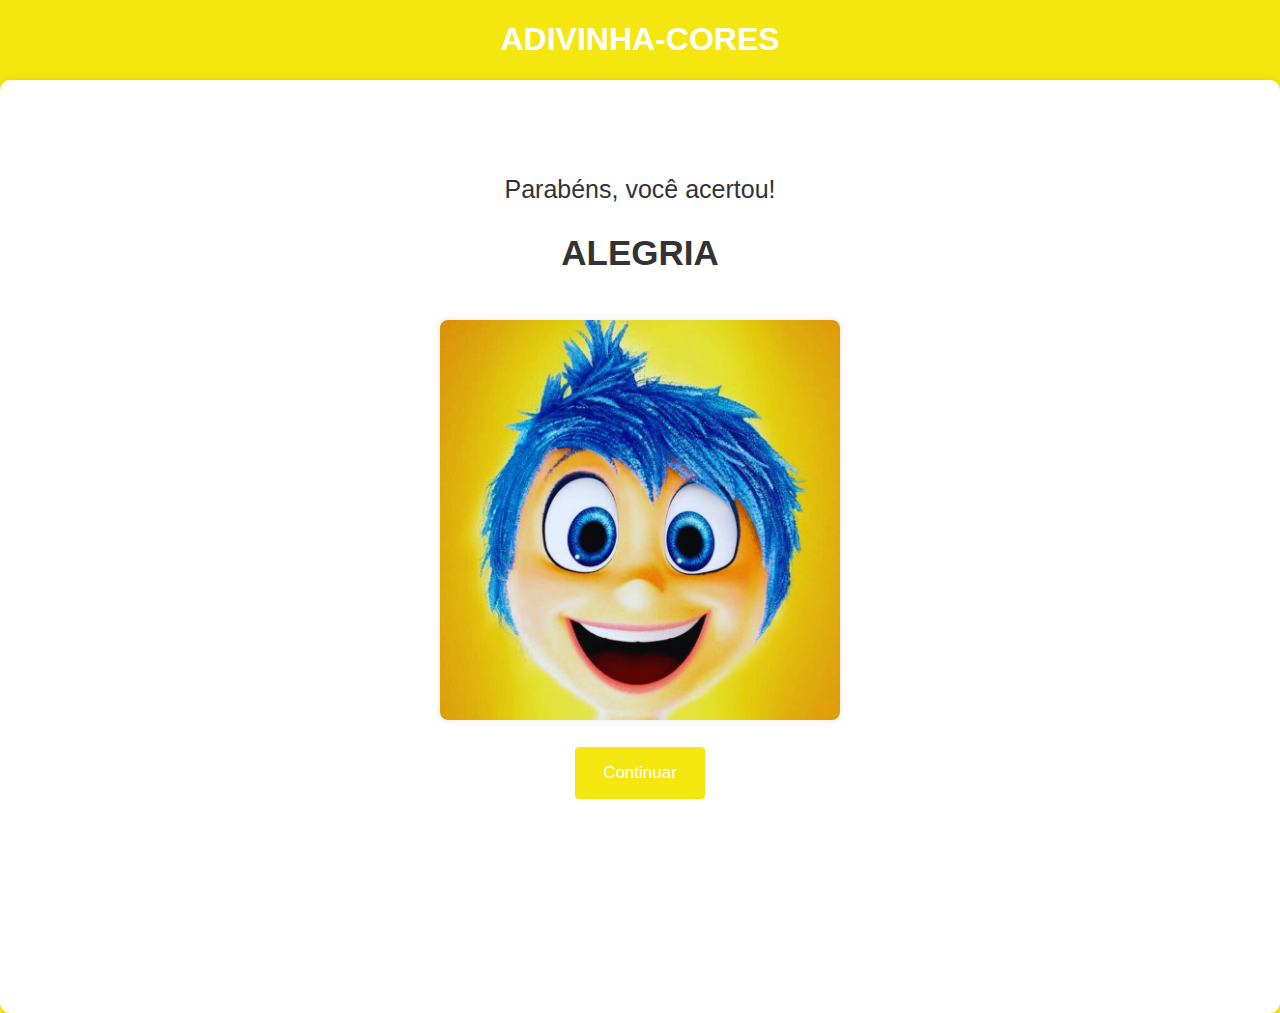
<file: AlegriaC.html>
<!DOCTYPE html>
<html lang="en">
<head>
    <meta charset="UTF-8">
    <meta http-equiv="X-UA-Compatible" content="IE=edge">
    <meta name="viewport" content="width=device-width, initial-scale=1.0">
    <link rel="stylesheet" type="text/css" href="assets/css/global.css">
    <style type="text/css">
        body{
    background-color: #f5e610;
    }
    button {
 display: inline-block;
 border-radius: 4px;
 background-color: #f5e610;
 border: none;
 color: #FFFFFF;
 text-align: center;
 font-size: 17px;
 padding: 16px;
 width: 130px;
 transition: all 0.5s;
 cursor: pointer;
 margin: 5px;
}

button span {
 cursor: pointer;
 display: inline-block;
 position: relative;
 transition: 0.5s;
}

button span:after {
 content: '»';
 position: absolute;
 opacity: 0;
 top: 0;
 right: -15px;
 transition: 0.5s;
}

button:hover span {
 padding-right: 15px;
}

button:hover span:after {
 opacity: 1;
 right: 0;
}

    </style>
    <title>Jogo Divertidamente</title>
</head>
<body>
<center><h1>ADIVINHA-CORES</h1></center>
<div id="form">
<center><p>Parabéns, você acertou!</p>
        <h2>ALEGRIA</h2><br>
            <img wdth="500px" height="400px" src="assets/images/AlegriaC.jpg" alt="Imagem da Alegria Colorida"> <br><br>
        <a href="Medo.html">
            <button>
                <span>Continuar</span>
              </button>
        </a>
    <div id="teste">
</center>
</div>
</div>
</body>
</html>
</file>
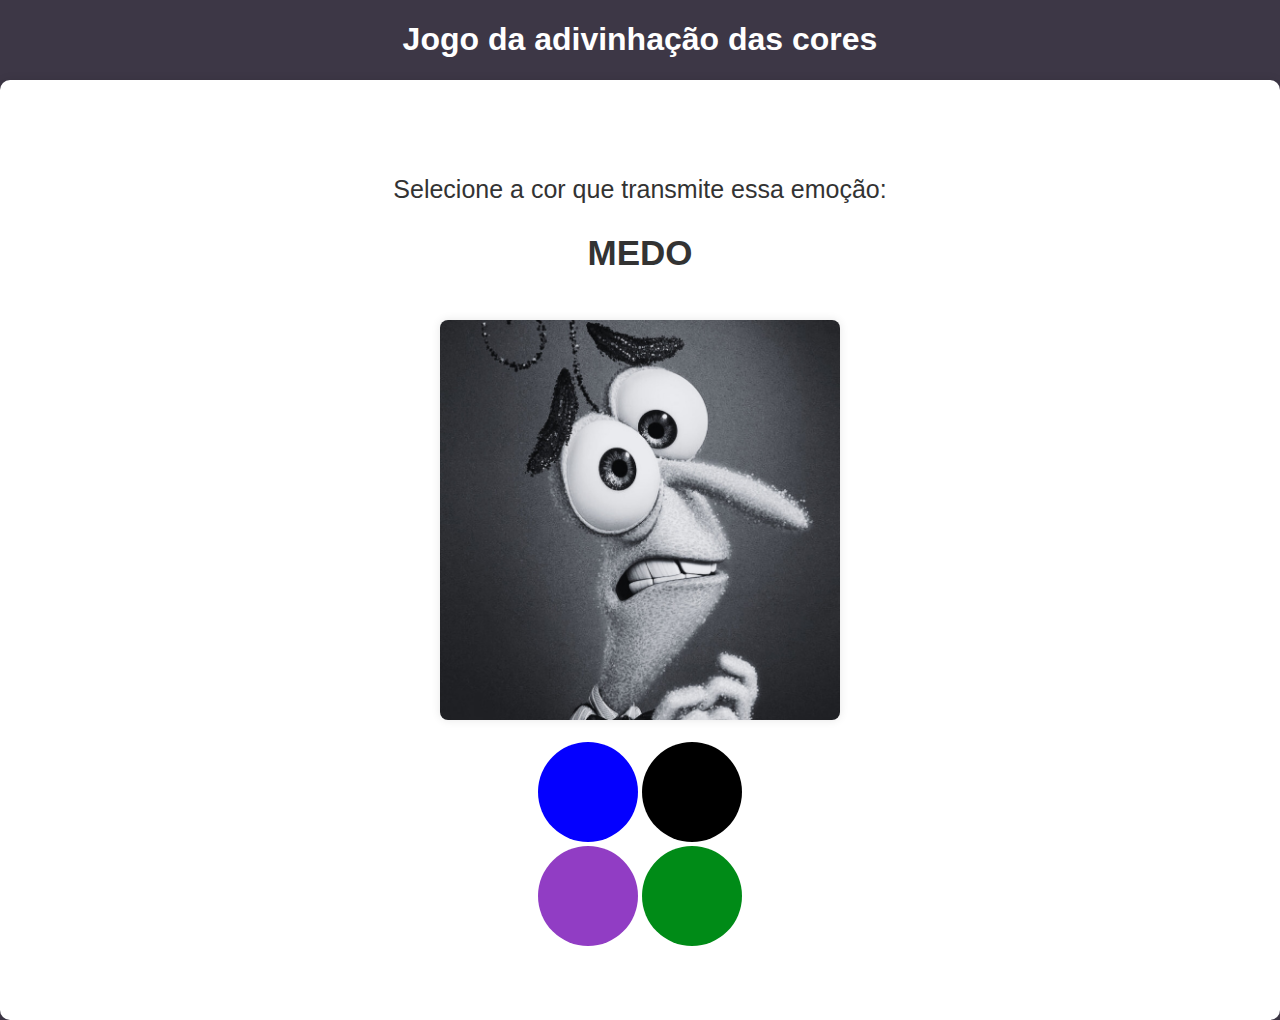
<file: Medo.html>
<!DOCTYPE html>
<html lang="en">
<head>
    <meta charset="UTF-8">
    <meta http-equiv="X-UA-Compatible" content="IE=edge">
    <meta name="viewport" content="width=device-width, initial-scale=1.0">
    <link rel="stylesheet" type="text/css" href="Medo.css">
    <title>JogoDivertidamente</title>
</head>
<body>
<center><h1>Jogo da adivinhação das cores</h1></center>
    <div id="form">
<center><p>Selecione a cor que transmite essa emoção:</p>
            <h2>MEDO</h2><br>
            <img wdth="500px" height="400px" src="assets/images/Medo.jpg"> <br><br>
            <a href="index.html" class="bola1"></a>
            <a href="index.html" class="bola2"></a><br>
            <a href="MedoC.html" class="bola3"></a>
            <a href="index.html" class="bola4"></a>
</center>
            
    </div>
    
</body>
</html>
</file>
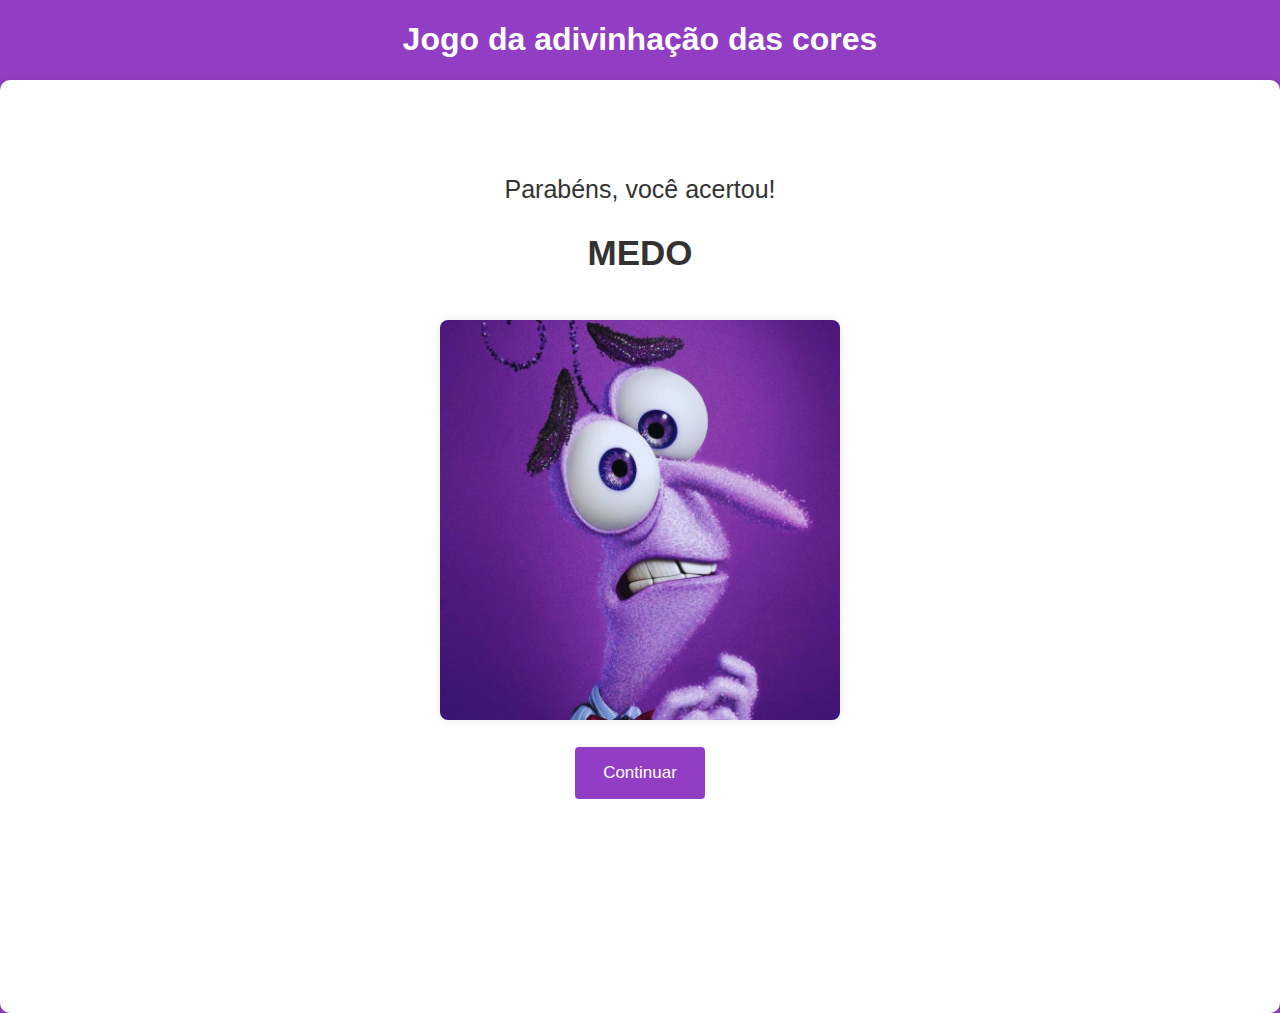
<file: MedoC.html>
<!DOCTYPE html>
<html lang="en">
<head>
    <meta charset="UTF-8">
    <meta http-equiv="X-UA-Compatible" content="IE=edge">
    <meta name="viewport" content="width=device-width, initial-scale=1.0">
    <link rel="stylesheet" type="text/css" href="assets/css/global.css">
    <style type="text/css">
        body{
    background-color: #913DC4;
    }
    button {
    display: inline-block;
    border-radius: 4px;
    background-color: #913DC4;
    border: none;
    color: #FFFFFF;
    text-align: center;
    font-size: 17px;
    padding: 16px;
    width: 130px;
    transition: all 0.5s;
    cursor: pointer;
    margin: 5px;
    }

    button span {
    cursor: pointer;
    display: inline-block;
    position: relative;
    transition: 0.5s;
    }

    button span:after {
    content: '»';
    position: absolute;
    opacity: 0;
    top: 0;
    right: -15px;
    transition: 0.5s;
    }

    button:hover span {
    padding-right: 15px;
    }

    button:hover span:after {
    opacity: 1;
    right: 0;
    }
    </style>
    <title>JogoDivertidamente</title>
</head>
<body>
<center><h1>Jogo da adivinhação das cores</h1></center>
    <div id="form">
<center>
    <p>Parabéns, você acertou!</p>
        <h2>MEDO</h2><br>
    <img wdth="500px" height="400px" src="assets/images/MedoC.jpg" alt="Imagem Colorida do Medo"><br><br>
    <a href="Nojo.html">
        <button>
        <span>Continuar</span>
      </button>
</a>
<div id="teste">
</center>
</div>
</div>
</body>
</html>
</file>
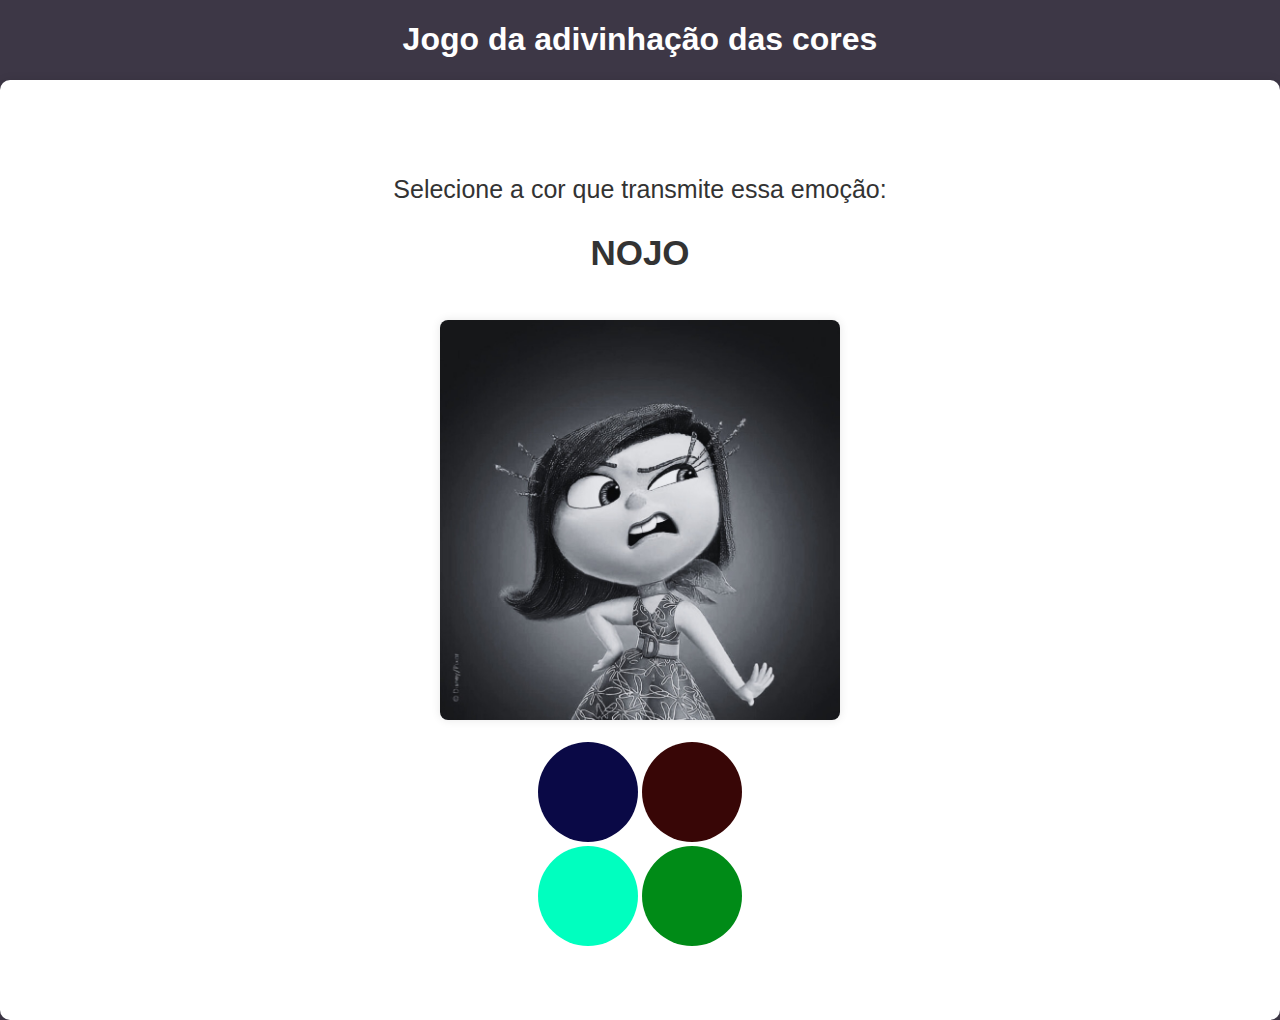
<file: Nojo.html>
<!DOCTYPE html>
<html lang="en">
<head>
    <meta charset="UTF-8">
    <meta http-equiv="X-UA-Compatible" content="IE=edge">
    <meta name="viewport" content="width=device-width, initial-scale=1.0">
    <link rel="stylesheet" type="text/css" href="Nojo.css">
    <title>JogoDivertidamente</title>
</head>
<body>
<center><h1>Jogo da adivinhação das cores</h1></center>
    <div id="form">
<center><p>Selecione a cor que transmite essa emoção:</p>
            <h2>NOJO</h2><br>
            <img wdth="500px" height="400px" src="assets/images/Nojo.jpg"> <br><br>
            <a href="index.html" class="bola1"></a>
            <a href="index.html" class="bola2"></a><br>
            <a href="index.html" class="bola3"></a>
            <a href="NojoC.html" class="bola4"></a>
</center>
            

    </div>
</body>
</html>
</file>
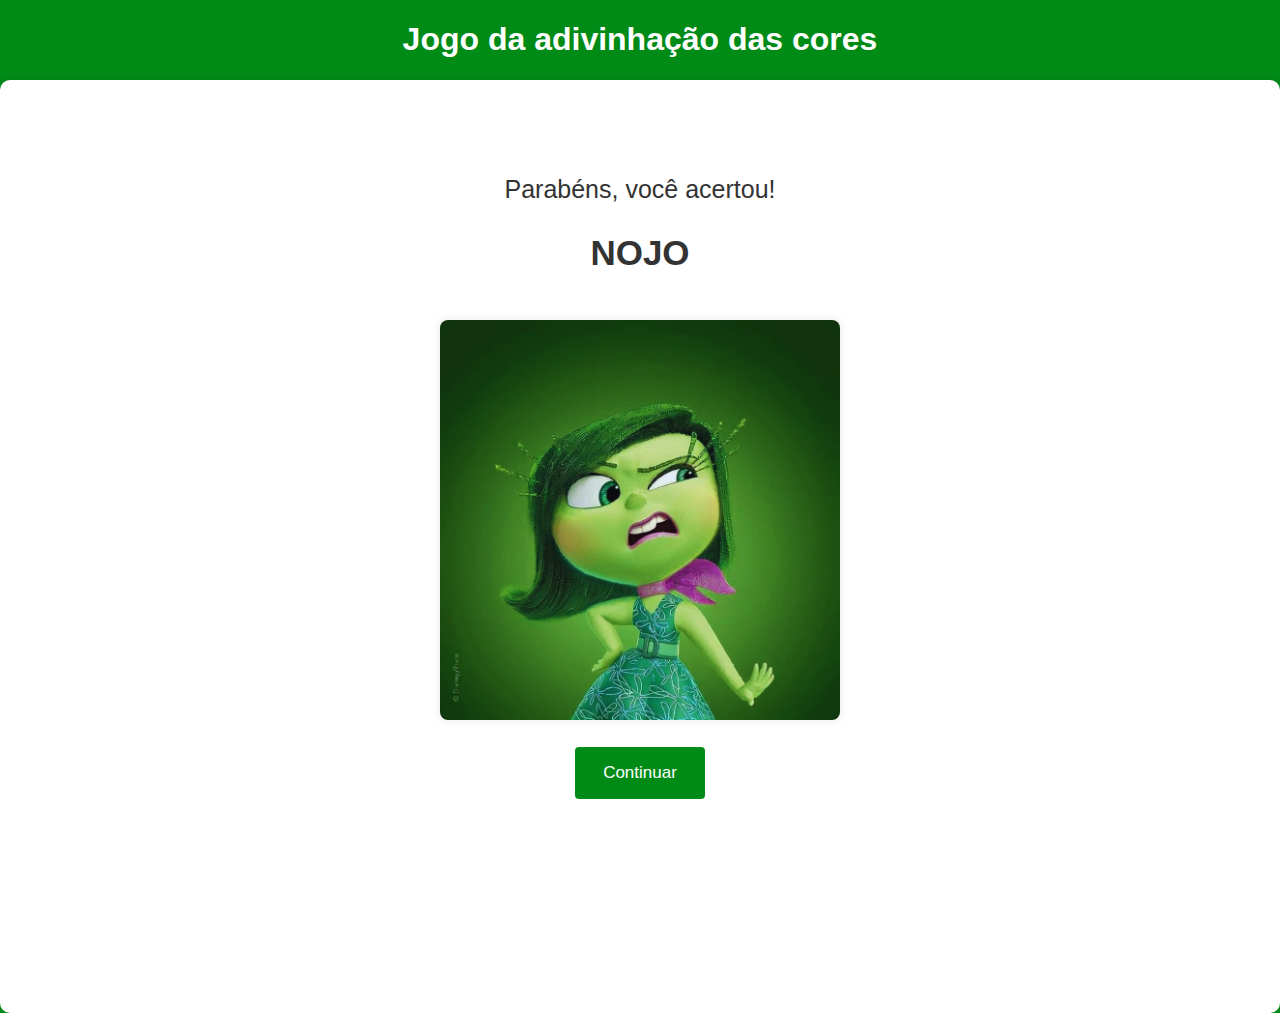
<file: NojoC.html>
<!DOCTYPE html>
<html lang="en">
<head>
    <meta charset="UTF-8">
    <meta http-equiv="X-UA-Compatible" content="IE=edge">
    <meta name="viewport" content="width=device-width, initial-scale=1.0">
    <link rel="stylesheet" type="text/css" href="assets/css/global.css">
    <style type="text/css">
        body{
    background-color: #008b17;
    }
    button {
 display: inline-block;
 border-radius: 4px;
 background-color: #008b17;
 border: none;
 color: #FFFFFF;
 text-align: center;
 font-size: 17px;
 padding: 16px;
 width: 130px;
 transition: all 0.5s;
 cursor: pointer;
 margin: 5px;
}

button span {
 cursor: pointer;
 display: inline-block;
 position: relative;
 transition: 0.5s;
}

button span:after {
 content: '»';
 position: absolute;
 opacity: 0;
 top: 0;
 right: -15px;
 transition: 0.5s;
}

button:hover span {
 padding-right: 15px;
}

button:hover span:after {
 opacity: 1;
 right: 0;
}
    </style>
    <title>JogoDivertidamente</title>
</head>
<body>
<center><h1>Jogo da adivinhação das cores</h1></center>
<div id="form">
<center>
    <p>Parabéns, você acertou!</p>
        <h2>NOJO</h2><br>
    <img wdth="500px" height="400px" src="assets/images/NojoC.jpg" alt="imagem">
    <br><br>
    <a href="Tristeza.html">
        <button>
        <span>Continuar</span>
      </button>
</a>
<div id="teste">
</center>
</div>
</div>
</body>
</html>
</file>
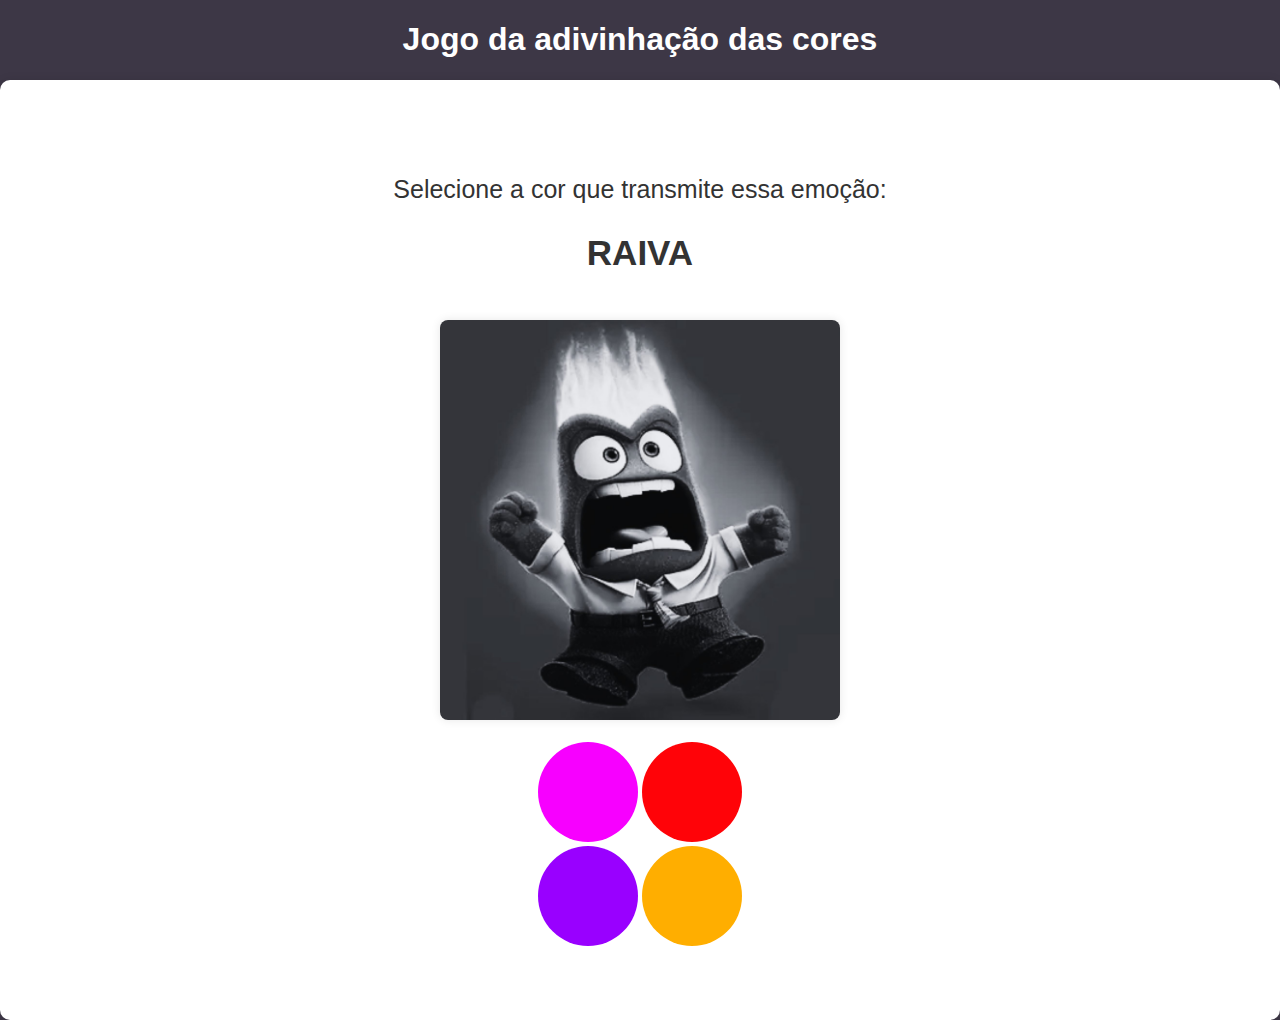
<file: Raiva.html>
<!DOCTYPE html>
<html lang="en">
<head>
    <meta charset="UTF-8">
    <meta http-equiv="X-UA-Compatible" content="IE=edge">
    <meta name="viewport" content="width=device-width, initial-scale=1.0">
    <link rel="stylesheet" type="text/css" href="Raiva.css">
    <title>JogoDivertidamente</title>
</head>
<body>
<center><h1>Jogo da adivinhação das cores</h1></center>
    <div id="form">
<center><p>Selecione a cor que transmite essa emoção:</p>
        <h2>RAIVA</h2><br>
            <img wdth="500px" height="400px" src="assets/images/Raiva.jpg"> <br><br>
            <a href="index.html" class="bola1"></a>
            <a href="RaivaC.html" class="bola2"></a><br>
            <a href="index.html" class="bola3"></a>
            <a href="index.html" class="bola4"></a>
</center>
    </div>
</body>
</html>
</file>
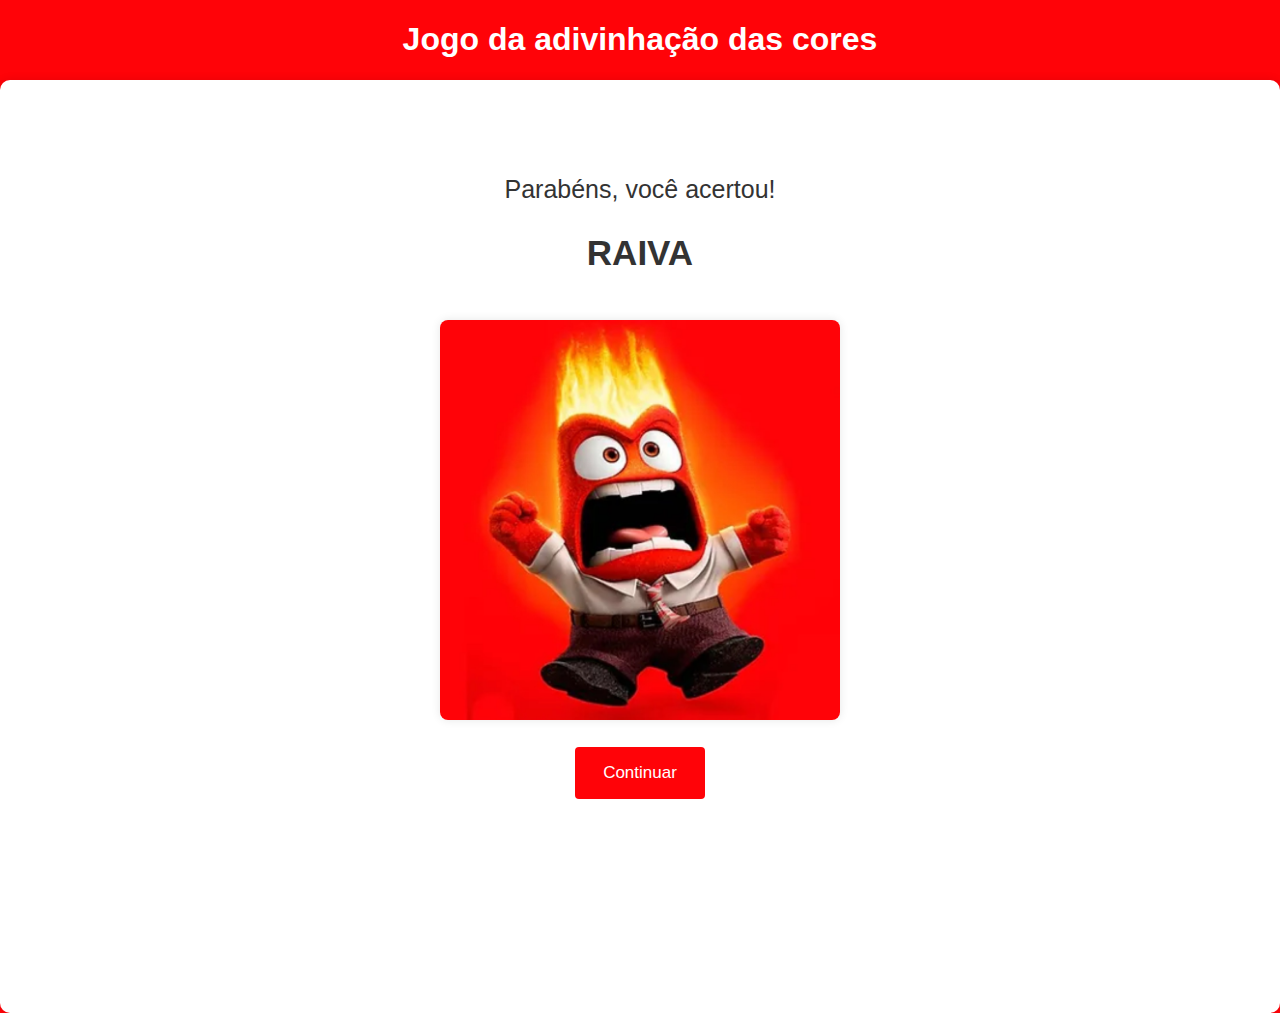
<file: RaivaC.html>
<!DOCTYPE html>
<html lang="en">
<head>
    <meta charset="UTF-8">
    <meta http-equiv="X-UA-Compatible" content="IE=edge">
    <meta name="viewport" content="width=device-width, initial-scale=1.0">
    <link rel="stylesheet" type="text/css" href="assets/css/global.css">
    <style type="text/css">
        body{
    background-color: #FF0308;
    }
    button {
 display: inline-block;
 border-radius: 4px;
 background-color: #FF0308;
 border: none;
 color: #FFFFFF;
 text-align: center;
 font-size: 17px;
 padding: 16px;
 width: 130px;
 transition: all 0.5s;
 cursor: pointer;
 margin: 5px;
}

button span {
 cursor: pointer;
 display: inline-block;
 position: relative;
 transition: 0.5s;
}

button span:after {
 content: '»';
 position: absolute;
 opacity: 0;
 top: 0;
 right: -15px;
 transition: 0.5s;
}

button:hover span {
 padding-right: 15px;
}

button:hover span:after {
 opacity: 1;
 right: 0;
}
</style>
    <title>JogoDivertidamente</title>
</head>
<body>
<center><h1>Jogo da adivinhação das cores</h1></center>
<div id="form">
<center>
    <p>Parabéns, você acertou!</p>
    <h2>RAIVA</h2><br>
    <img wdth="500px" height="400px" src="assets/images/RaivaC.jpg" alt="">
    <br><br>
    <a href="Final.html">
        <button>
        <span>Continuar</span>
      </button>
</a>
<div id="teste">
</center>
</div>
</div>
</body>
</html>
</file>
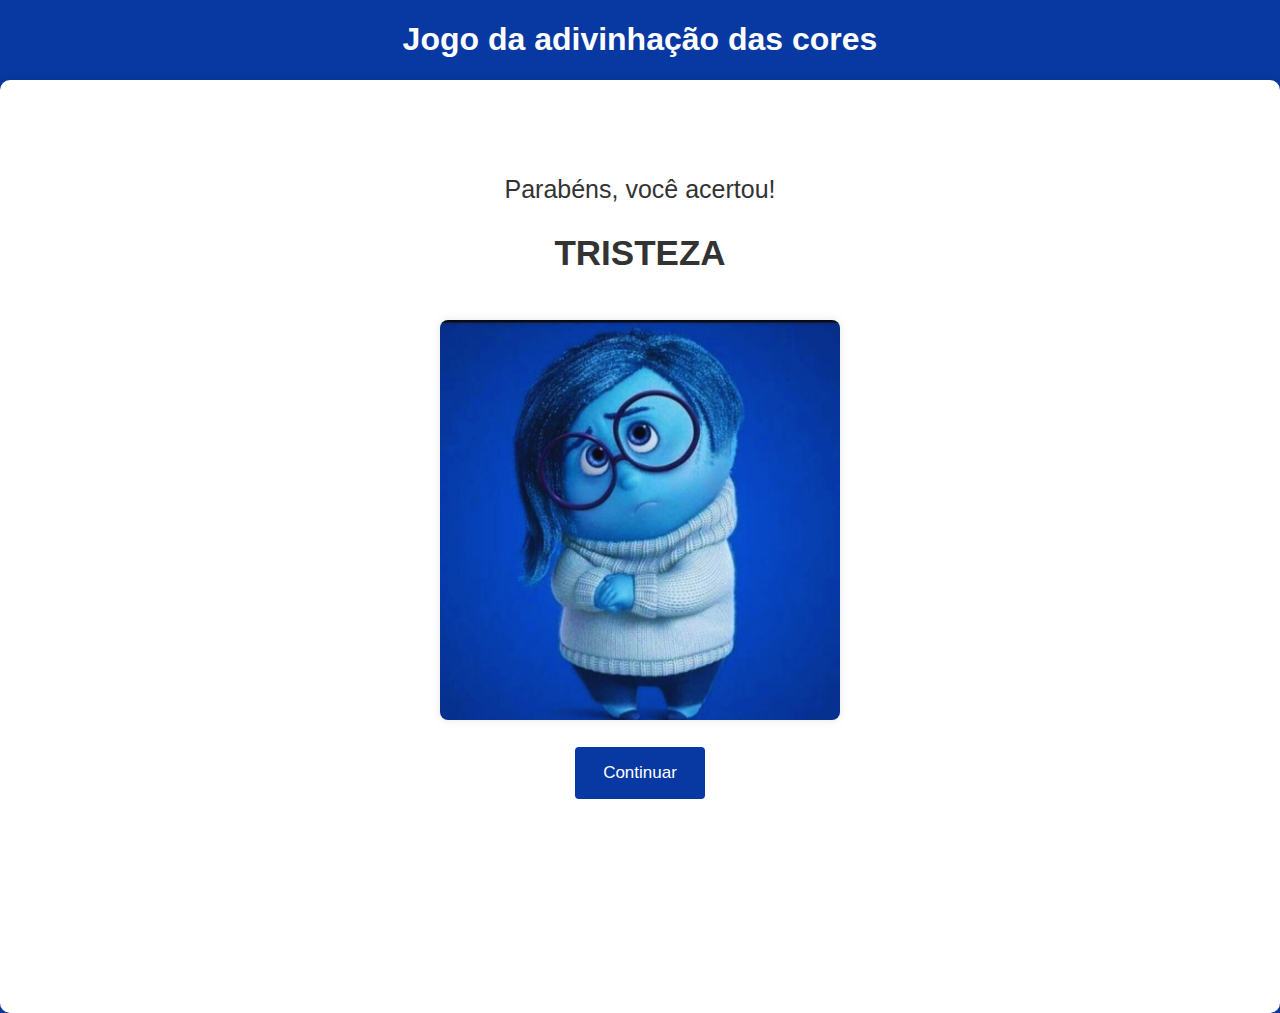
<file: TristezaC.html>
<!DOCTYPE html>
<html lang="en">
<head>
    <meta charset="UTF-8">
    <meta http-equiv="X-UA-Compatible" content="IE=edge">
    <meta name="viewport" content="width=device-width, initial-scale=1.0">
    <link rel="stylesheet" type="text/css" href="assets/css/global.css">
    <style type="text/css">
        body{
    background-color: #0838A1;
    }
    button {
 display: inline-block;
 border-radius: 4px;
 background-color: #0838A1;
 border: none;
 color: #FFFFFF;
 text-align: center;
 font-size: 17px;
 padding: 16px;
 width: 130px;
 transition: all 0.5s;
 cursor: pointer;
 margin: 5px;
}

button span {
 cursor: pointer;
 display: inline-block;
 position: relative;
 transition: 0.5s;
}

button span:after {
 content: '»';
 position: absolute;
 opacity: 0;
 top: 0;
 right: -15px;
 transition: 0.5s;
}

button:hover span {
 padding-right: 15px;
}

button:hover span:after {
 opacity: 1;
 right: 0;
}
    
    </style>
    <title>JogoDivertidamente</title>
</head>
<body>
<center><h1>Jogo da adivinhação das cores</h1></center>
<div id="form">
<center>
    <p>Parabéns, você acertou!</p>
    <h2>TRISTEZA</h2><br>
    <img wdth="500px" height="400px" src="assets/images/TristezaC.jpg" alt="imagem"> 
    <br><br>
    <a href="Raiva.html">
        <button>
        <span>Continuar</span>
      </button>
</a>
<div id="teste">
</center>
</div>
</div>
</body>
</html>
</file>
<file: assets/css/global.css>
body {
    font-family: 'Arial', sans-serif;
    color: #333;
    margin: 0;
}
h1 {
    color: #ffffff; /* Cor do título */
}
h2{
    font-size: 35px;
}
p{
    font-size: 25px;
}
#teste{
    margin-top: 139px;
}
#form {
    padding: 70px;
    background-color: #fff;
    border-radius: 10px;
    box-shadow: 0 0 10px rgba(0, 0, 0, 0.1);
}

img {
    border-radius: 8px;
    box-shadow: 0 0 10px rgba(0, 0, 0, 0.1);
}

.bola1, .bola2, .bola3, .bola4 {
    display: inline-block;
    width: 100px;
    height: 100px;
    border-radius: 50%;
    cursor: pointer;
}

.bola1 {
    background-color: #fff; /* Cor de fundo da bola, pode ser alterada */
}

.bola2 {
    background-color: #fff; /* Cor de fundo da bola, pode ser alterada */
}

.bola3 {
    background-color: #fff; /* Cor de fundo da bola, pode ser alterada */
}

.bola4 {
    background-color: #fff; /* Cor de fundo da bola, pode ser alterada */
}
</file>
<file: Medo.css>
body {
    font-family: 'Arial', sans-serif;
    background-color: #3d3746;
    color: #333;
    margin: 0;
}

h1 {
    color: #ffffff; /* Cor do título */
}
h2{
    font-size: 35px;
}
p{
    font-size: 25px;
}

#form {
    padding: 70px;
    background-color: #fff;
    border-radius: 10px;
    box-shadow: 0 0 10px rgba(0, 0, 0, 0.1);
}

img {
    border-radius: 8px;
    box-shadow: 0 0 10px rgba(0, 0, 0, 0.1);
}

.bola1, .bola2, .bola3, .bola4 {
    display: inline-block;
    width: 100px;
    height: 100px;
    border-radius: 50%;
    cursor: pointer;
}

.bola1 {
    background-color: #0400ff; /* Cor de fundo da bola, pode ser alterada */
}

.bola2 {
    background-color: #000000; /* Cor de fundo da bola, pode ser alterada */
}

.bola3 {
    background-color: #913DC4; /* Cor de fundo da bola, pode ser alterada */
}

.bola4 {
    background-color: #008b17; /* Cor de fundo da bola, pode ser alterada */
}
</file>
<file: Nojo.css>
body {
    font-family: 'Arial', sans-serif;
    background-color: #3d3746;
    color: #333;
    margin: 0;
}

h1 {
    color: #ffffff; /* Cor do título */
}
h2{
    font-size: 35px;
}
p{
    font-size: 25px;
}

#form {
    padding: 70px;
    background-color: #fff;
    border-radius: 10px;
    box-shadow: 0 0 10px rgba(0, 0, 0, 0.1);
}

img {
    border-radius: 8px;
    box-shadow: 0 0 10px rgba(0, 0, 0, 0.1);
}

.bola1, .bola2, .bola3, .bola4 {
    display: inline-block;
    width: 100px;
    height: 100px;
    border-radius: 50%;
    cursor: pointer;
}

.bola1 {
    background-color: #0a0946;
}

.bola2 {
    background-color: #380606; 
}

.bola3 {
    background-color: #00ffbf; 
}

.bola4 {
    background-color: #008b17; 
}
</file>
<file: Raiva.css>
body {
    font-family: 'Arial', sans-serif;
    background-color: #3d3746;
    color: #333;
    margin: 0;
}

h1 {
    color: #ffffff; /* Cor do título */
}

h2{
    font-size: 35px;
}
p{
    font-size: 25px;
}

#form {
    padding: 70px;
    background-color: #fff;
    border-radius: 10px;
    box-shadow: 0 0 10px rgba(0, 0, 0, 0.1);
}

img {
    border-radius: 8px;
    box-shadow: 0 0 10px rgba(0, 0, 0, 0.1);
}

.bola1, .bola2, .bola3, .bola4 {
    display: inline-block;
    width: 100px;
    height: 100px;
    border-radius: 50%;
    cursor: pointer;
}

.bola1 {
    background-color: #f700ff; /* Cor de fundo da bola, pode ser alterada */
}

.bola2 {
    background-color: #FF0308; /* Cor de fundo da bola, pode ser alterada */
}

.bola3 {
    background-color: #9900ff; /* Cor de fundo da bola, pode ser alterada */
}

.bola4 {
    background-color: #ffae00; /* Cor de fundo da bola, pode ser alterada */
}
</file>
